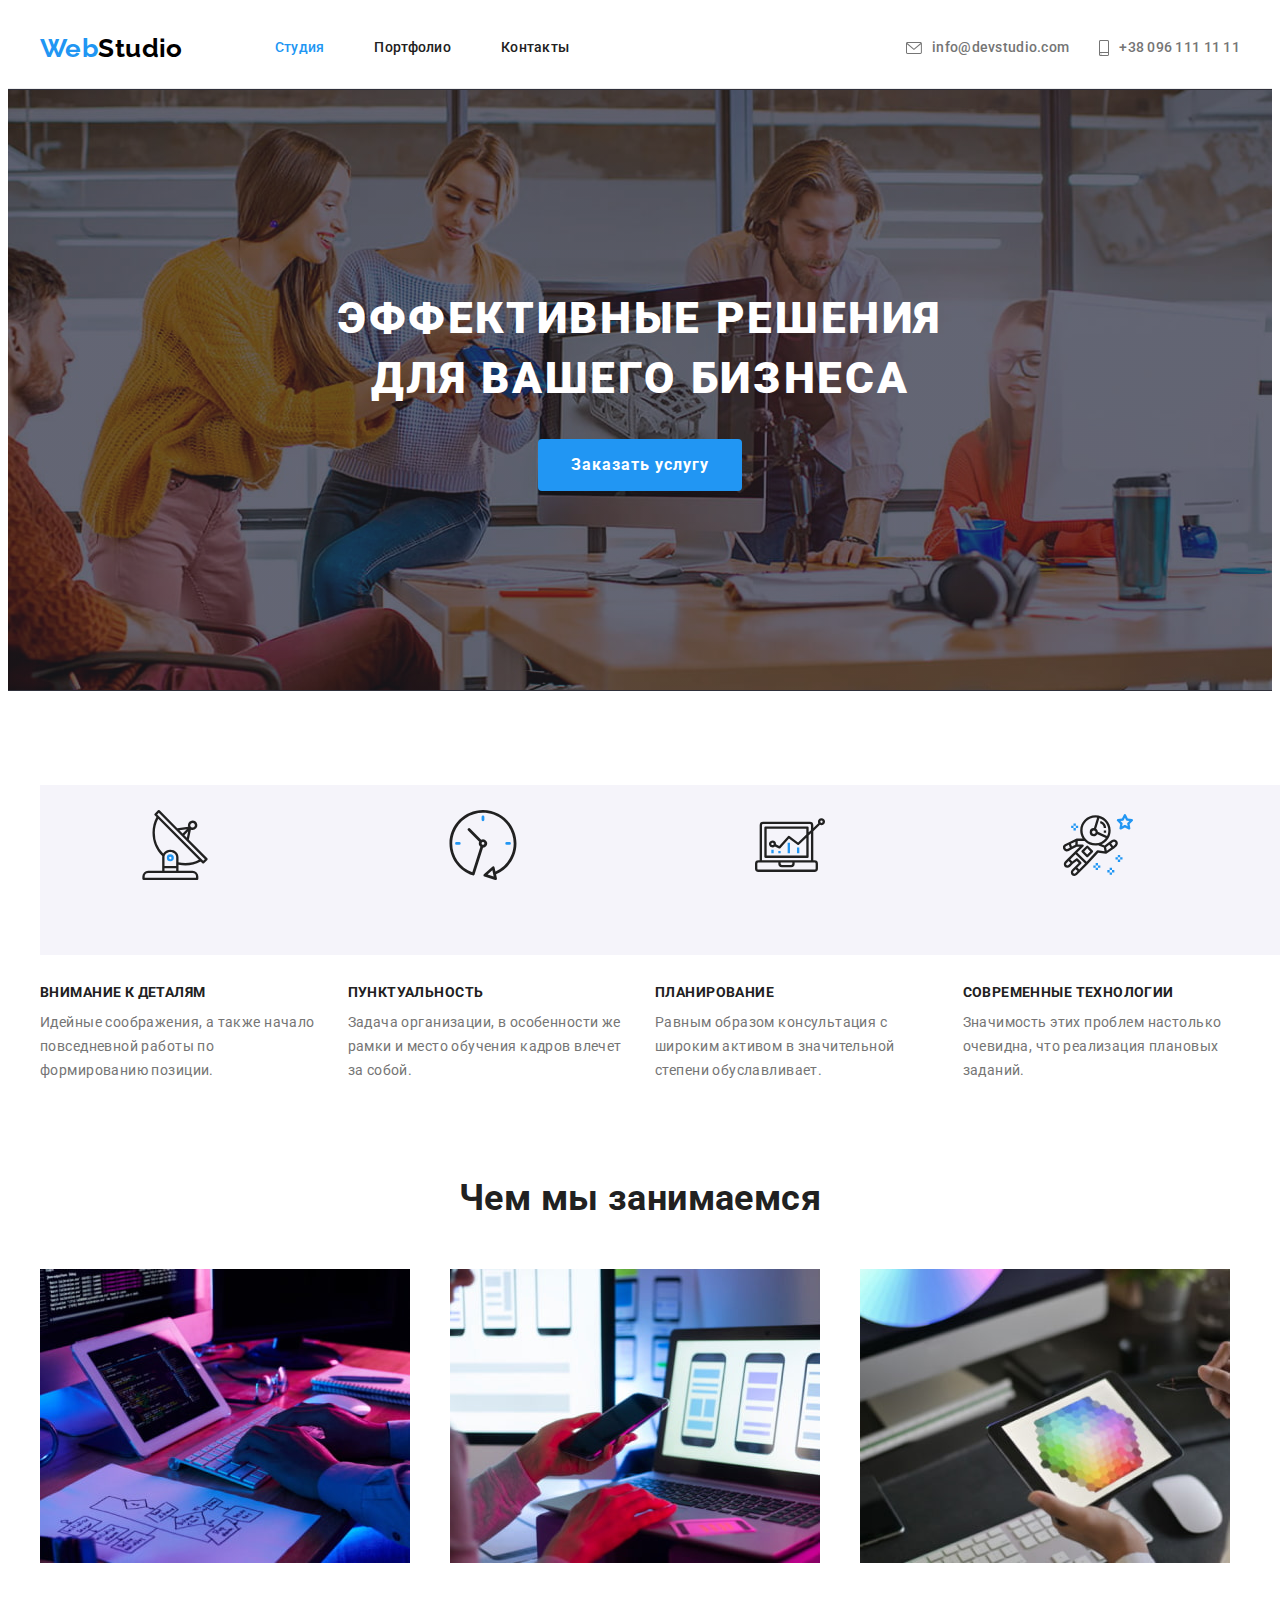
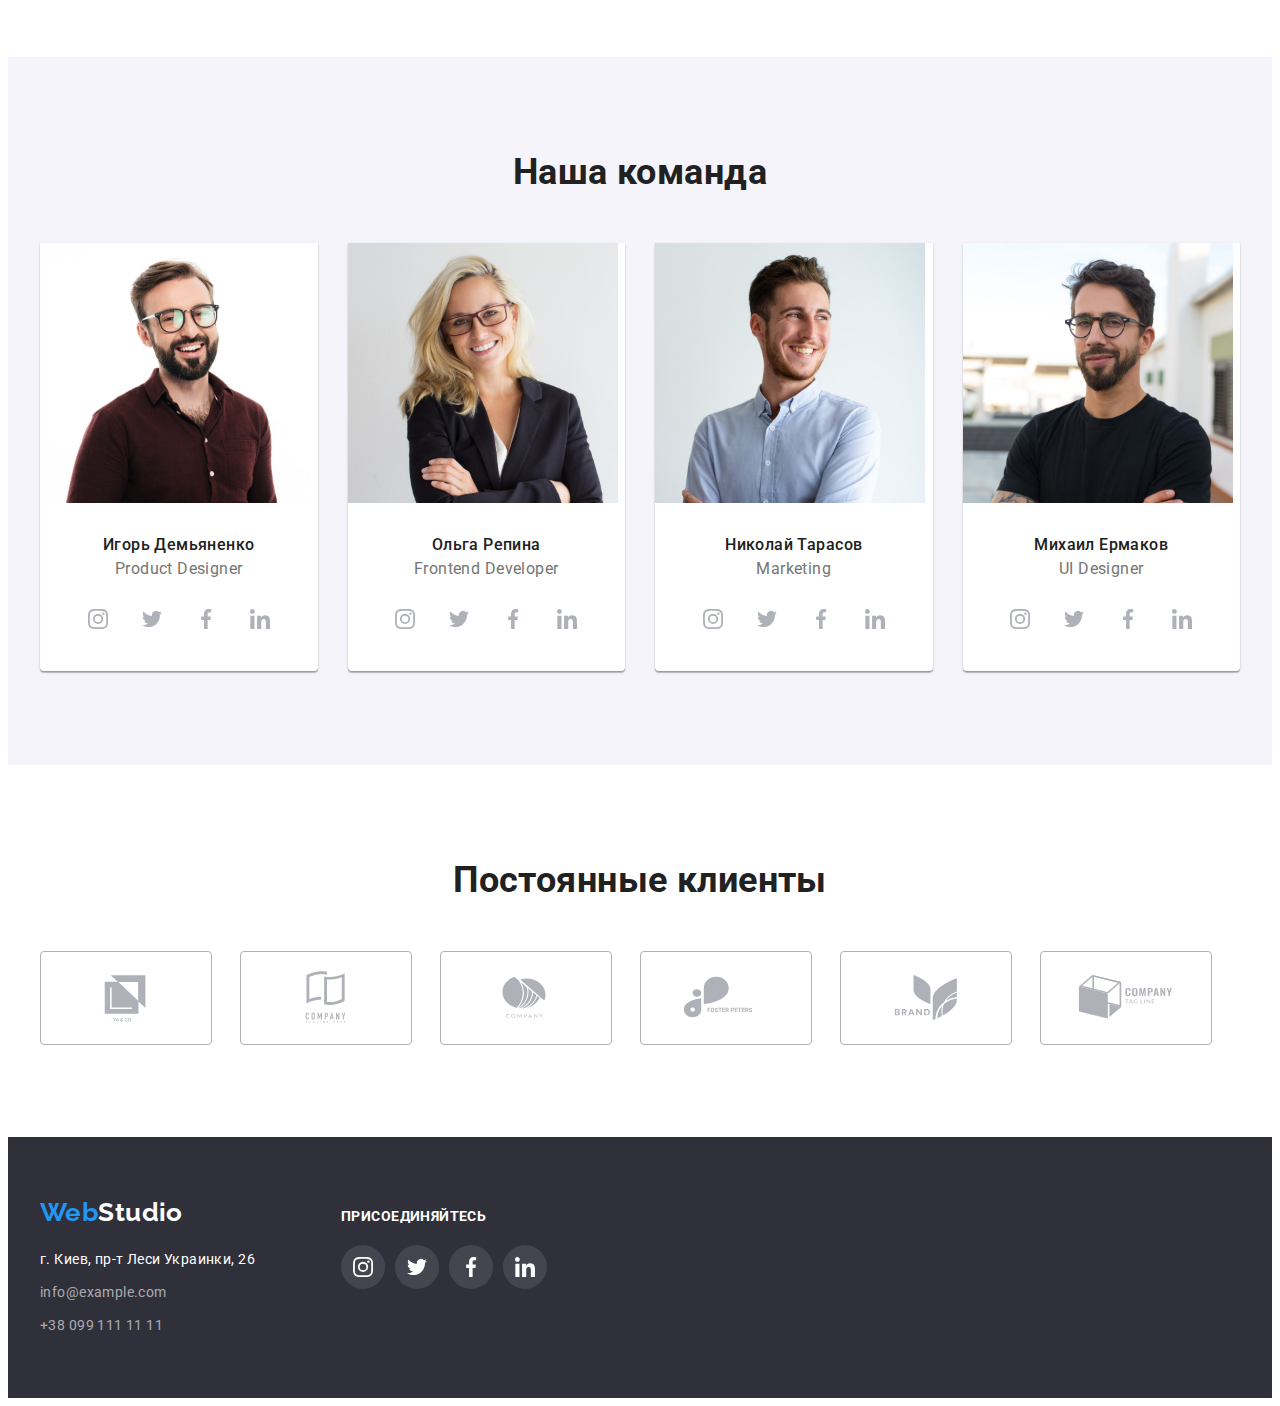
<file: index.html>
<!DOCTYPE html>
<html lang="ru">
<head>
    <meta charset="UTF-8">
    <meta http-equiv="X-UA-Compatible" content="IE=edge">
    <meta name="viewport" content="width=device-width, initial-scale=1.0">
    <title>Студія</title>
    <link rel="preconnect" href="https://fonts.googleapis.com">
    <link rel="preconnect" href="https://fonts.gstatic.com" crossorigin>
    <link href="https://fonts.googleapis.com/css2?family=Raleway:wght@700&family=Roboto:wght@400;500;700;900&display=swap" rel="stylesheet">
    <link 
        rel="stylesheet" 
        href="https://cdnjs.cloudflare.com/ajax/libs/modern-normalize/1.1.0/modern-normalize.min.css" 
        integrity="sha512-wpPYUAdjBVSE4KJnH1VR1HeZfpl1ub8YT/NKx4PuQ5NmX2tKuGu6U/JRp5y+Y8XG2tV+wKQpNHVUX03MfMFn9Q==" 
        crossorigin="anonymous" 
        referrerpolicy="no-referrer" 
    />
    <link rel="stylesheet" href="./css/styles.css">
</head>
<body>
    <!-- Шапка -->
    <header class="page-header">
        <div class="container">
            <nav class="main-nav">
                <!-- Логотип -->
                <a href="./index.html" class="logo link"><span class="begin">Web</span><span class="end">Studio</span></a>

                <!-- Меню -->
                <ul class="site-nav list">
                    <li class="site-nav-item"><a href="./index.html" class="link current">Студия</a></li>
                    <li class="site-nav-item"><a href="./portfolio.html" class="link">Портфолио</a></li>
                    <li class="site-nav-item"><a href="" class="link">Контакты</a></li>
                </ul>
            </nav>

            <!-- Контакты -->
            <ul class="auth-nav list">
                <li class="auth-nav-item">
                    <a href="mailto:info@devstudio.com" class="link">
                        <svg class="auth-nav-icon" width="16" height="12">
                            <use href="./images/icons/icons.svg#icon-envelope"></use>
                        </svg>
                        info@devstudio.com
                    </a>
                </li>
                <li class="auth-nav-item">
                    <a href="tel:+380961111111" class="link">
                        <svg class="auth-nav-icon" width="10" height="16">
                            <use href="./images/icons/icons.svg#icon-smartphone"></use>
                        </svg>
                        +38 096 111 11 11
                    </a>
                </li>
            </ul>
        </div>
    </header>
    
    <main>
        <!-- Герой -->
        <section class="hero">
            <div class="container">
                <h1 class="hero-title">Эффективные решения для вашего бизнеса</h1>
                <button class="hero-btn" type="button">Заказать услугу</button>
            </div>
        </section> 
       
        <!-- Особенности-->
        <section class="section feature">
            <div class="container">
                <!-- Скрытый заголовок -->
                <h2 class="visually-hidden" tabindex="-1">Особенности</h2>
                <ul class="feature-list list">
                    <li class="feature-list-item">
                        <div class="feature-list-icon-box">
                            <svg class="feature-list-icon" width="70" height="70">
                                <use href="./images/icons/icons.svg#icon-antenna"></use>
                            </svg>
                        </div>
                        <h3 class="feature-list-title">Внимание к деталям</h3>
                        <p class="feature-list-text">Идейные соображения, а также начало повседневной работы по формированию позиции.</p>
                    </li>
                    <li class="feature-list-item">
                        <div class="feature-list-icon-box">
                            <svg class="feature-list-icon" width="70" height="70">
                                <use href="./images/icons/icons.svg#icon-clock"></use>
                            </svg>
                        </div>
                        <h3 class="feature-list-title">Пунктуальность</h3>
                        <p class="feature-list-text">Задача организации, в особенности же рамки и место обучения кадров влечет за собой.</p>
                    </li>
                    <li class="feature-list-item">
                        <div class="feature-list-icon-box">
                            <svg class="feature-list-icon" width="70" height="70">
                                <use href="./images/icons/icons.svg#icon-diagram"></use>
                            </svg>
                        </div>
                        <h3 class="feature-list-title">Планирование</h3>
                        <p class="feature-list-text">Равным образом консультация с широким активом в значительной степени обуславливает.</p>
                    </li>
                    <li class="feature-list-item">
                        <div class="feature-list-icon-box">
                            <svg class="feature-list-icon" width="70" height="70">
                                <use href="./images/icons/icons.svg#icon-astronaut"></use>
                            </svg>
                        </div>
                        <h3 class="feature-list-title">Современные технологии</h3>
                        <p class="feature-list-text">Значимость этих проблем настолько очевидна, что реализация плановых заданий.</p>
                    </li>
                </ul>
            </div>
        </section>

        <!-- Чем мы занимаемся -->
        <section class="section work">
            <div class="container">
                <h2 class="section-title">Чем мы занимаемся</h2>
                <ul class="work-list list">
                    <li class="work-list-item">
                        <img src="./images/what_we_do/desktop_apps.jpg" alt="Написание кода" width="370" />
                    </li>
                    <li class="work-list-item">
                        <img src="./images/what_we_do/mobile_apps.jpg" alt="Разработка мобильного приложения" width="370" />
                    </li>
                    <li class="work-list-item">
                        <img src="./images/what_we_do/design_solutions.jpg" alt="Работа с графическим планшетом" width="370" />
                    </li>
                </ul>
            </div>
        </section>

        <!-- Наша команда -->
        <section class="section team">
            <div class="container">
                <h2 class="section-title">Наша команда</h2>
                <ul class="team-list list">
                    <li class="team-list-item">
                        <img src="./images/team/product_designer.jpg" alt="Игорь Демьяненко" width="270">
                        <div class="team-list-box">
                            <h3 class="team-list-title">Игорь Демьяненко</h3>
                            <p class="team-list-text" lang="en">Product Designer</p>
                            <ul class="soc-list list">
                                <li class="soc-list-item">
                                    <a href="" class="soc-list-link">
                                        <svg class="soc-list-icon" width="20" height="20">
                                            <use href="./images/icons/icons.svg#icon-instagram"></use>
                                        </svg>
                                    </a>
                                </li>
                                <li class="soc-list-item">
                                    <a href="" class="soc-list-link">
                                        <svg class="soc-list-icon" width="20" height="20">
                                            <use href="./images/icons/icons.svg#icon-twitter"></use>
                                        </svg>
                                    </a>
                                </li>
                                <li class="soc-list-item">
                                    <a href="" class="soc-list-link">
                                        <svg class="soc-list-icon" width="20" height="20">
                                            <use href="./images/icons/icons.svg#icon-facebook"></use>
                                        </svg>
                                    </a>
                                </li>
                                <li class="soc-list-item">
                                    <a href="" class="soc-list-link">
                                        <svg class="soc-list-icon" width="20" height="20">
                                            <use href="./images/icons/icons.svg#icon-linkedin"></use>
                                        </svg>
                                    </a>
                                </li>
                            </ul>
                        </div>
                    </li>
                    <li class="team-list-item">
                        <img src="./images/team/frontend_developer.jpg" alt="Ольга Репина" width="270">
                        <div class="team-list-box">
                            <h3 class="team-list-title">Ольга Репина</h3>
                            <p class="team-list-text" lang="en">Frontend Developer</p>
                            <ul class="soc-list list">
                                <li class="soc-list-item">
                                    <a href="" class="soc-list-link">
                                        <svg class="soc-list-icon" width="20" height="20">
                                            <use href="./images/icons/icons.svg#icon-instagram"></use>
                                        </svg>
                                    </a>
                                </li>
                                <li class="soc-list-item">
                                    <a href="" class="soc-list-link">
                                        <svg class="soc-list-icon" width="20" height="20">
                                            <use href="./images/icons/icons.svg#icon-twitter"></use>
                                        </svg>
                                    </a>
                                </li>
                                <li class="soc-list-item">
                                    <a href="" class="soc-list-link">
                                        <svg class="soc-list-icon" width="20" height="20">
                                            <use href="./images/icons/icons.svg#icon-facebook"></use>
                                        </svg>
                                    </a>
                                </li>
                                <li class="soc-list-item">
                                    <a href="" class="soc-list-link">
                                        <svg class="soc-list-icon" width="20" height="20">
                                            <use href="./images/icons/icons.svg#icon-linkedin"></use>
                                        </svg>
                                    </a>
                                </li>
                            </ul>
                        </div>
                    </li>
                    <li class="team-list-item">
                        <img src="./images/team/marketing.jpg" alt="Николай Тарасов" width="270">
                        <div class="team-list-box">
                            <h3 class="team-list-title">Николай Тарасов</h3>
                            <p class="team-list-text" lang="en">Marketing</p>
                            <ul class="soc-list list">
                                <li class="soc-list-item">
                                    <a href="" class="soc-list-link">
                                        <svg class="soc-list-icon" width="20" height="20">
                                            <use href="./images/icons/icons.svg#icon-instagram"></use>
                                        </svg>
                                    </a>
                                </li>
                                <li class="soc-list-item">
                                    <a href="" class="soc-list-link">
                                        <svg class="soc-list-icon" width="20" height="20">
                                            <use href="./images/icons/icons.svg#icon-twitter"></use>
                                        </svg>
                                    </a>
                                </li>
                                <li class="soc-list-item">
                                    <a href="" class="soc-list-link">
                                        <svg class="soc-list-icon" width="20" height="20">
                                            <use href="./images/icons/icons.svg#icon-facebook"></use>
                                        </svg>
                                    </a>
                                </li>
                                <li class="soc-list-item">
                                    <a href="" class="soc-list-link">
                                        <svg class="soc-list-icon" width="20" height="20">
                                            <use href="./images/icons/icons.svg#icon-linkedin"></use>
                                        </svg>
                                    </a>
                                </li>
                            </ul>
                        </div>
                    </li>
                    <li class="team-list-item">
                        <img src="./images/team/ui_designer.jpg" alt="Михаил Ермаков" width="270">
                        <div class="team-list-box">
                            <h3 class="team-list-title">Михаил Ермаков</h3>
                            <p class="team-list-text" lang="en">UI Designer</p>
                            <ul class="soc-list list">
                                <li class="soc-list-item">
                                    <a href="" class="soc-list-link">
                                        <svg class="soc-list-icon" width="20" height="20">
                                            <use href="./images/icons/icons.svg#icon-instagram"></use>
                                        </svg>
                                    </a>
                                </li>
                                <li class="soc-list-item">
                                    <a href="" class="soc-list-link">
                                        <svg class="soc-list-icon" width="20" height="20">
                                            <use href="./images/icons/icons.svg#icon-twitter"></use>
                                        </svg>
                                    </a>
                                </li>
                                <li class="soc-list-item">
                                    <a href="" class="soc-list-link">
                                        <svg class="soc-list-icon" width="20" height="20">
                                            <use href="./images/icons/icons.svg#icon-facebook"></use>
                                        </svg>
                                    </a>
                                </li>
                                <li class="soc-list-item">
                                    <a href="" class="soc-list-link">
                                        <svg class="soc-list-icon" width="20" height="20">
                                            <use href="./images/icons/icons.svg#icon-linkedin"></use>
                                        </svg>
                                    </a>
                                </li>
                            </ul>
                        </div>
                    </li>
                </ul>
            </div>
        </section>

        <!-- Клиенты -->
        <section class="section client">
            <div class="container">
                <h2 class="section-title">Постоянные клиенты</h2>
                <ul class="client-list list">
                    <li class="client-list-item">
                        <a href="" class="client-list-link link">
                            <svg class="client-list-icon" width="106" height="60">
                                <use href="./images/icons/icons.svg#icon-logo-client-1"></use>
                            </svg>
                        </a>
                    </li>
                    <li class="client-list-item">
                        <a href="" class="client-list-link link">
                            <svg class="client-list-icon" width="106" height="60">
                                <use href="./images/icons/icons.svg#icon-logo-client-2"></use>
                            </svg>
                        </a>
                    </li>
                    <li class="client-list-item">
                        <a href="" class="client-list-link link">
                            <svg class="client-list-icon" width="106" height="60">
                                <use href="./images/icons/icons.svg#icon-logo-client-3"></use>
                            </svg>
                        </a>
                    </li>
                    <li class="client-list-item">
                        <a href="" class="client-list-link link">
                            <svg class="client-list-icon" width="106" height="60">
                                <use href="./images/icons/icons.svg#icon-logo-client-4"></use>
                            </svg>
                        </a>
                    </li>
                    <li class="client-list-item">
                        <a href="" class="client-list-link link">
                            <svg class="client-list-icon" width="106" height="60">
                                <use href="./images/icons/icons.svg#icon-logo-client-5"></use>
                            </svg>
                        </a>
                    </li>
                    <li class="client-list-item">
                        <a href="" class="client-list-link link">
                            <svg class="client-list-icon" width="106" height="60">
                                <use href="./images/icons/icons.svg#icon-logo-client-6"></use>
                            </svg>
                        </a>
                    </li>
                </ul>
            </div>
        </section>
    </main>

    <!-- Подвал -->
    <footer class="footer">
        <div class="container">
            <div class="footer-address">
                <a href="./index.html" class="logo link">
                    <span class="begin">Web</span><span class="end">Studio</span>
                </a>
                <address>
                    <ul class="address-list list">
                        <li class="address-list-item">
                            <a 
                                href="https://goo.gl/maps/rt93yuFwvWHYuNVY6" 
                                class="address link" 
                                target="_blank" 
                                rel="noreferrer noopener">
                                г. Киев, пр-т Леси Украинки, 26
                            </a>
                        </li>
                        <li class="address-list-item">
                            <a href="mailto:info@example.com" class="link">info@example.com</a>
                        </li>
                        <li class="address-list-item">
                            <a href="tel:+380991111111" class="link">+38 099 111 11 11</a>
                        </li>
                    </ul>
                </address>
            </div>
            <div class="footer-soc">
                <h2 class="footer-soc-title">присоединяйтесь</h2>
                <ul class="footer-soc-list list">
                    <li class="footer-soc-item">
                        <a href="" class="footer-soc-link">
                            <svg class="footer-soc-icon" width="20" height="20">
                                <use href="./images/icons/icons.svg#icon-instagram"></use>
                            </svg>
                        </a>
                    </li>
                    <li class="footer-soc-item">
                        <a href="" class="footer-soc-link">
                            <svg class="footer-soc-icon" width="20" height="20">
                                <use href="./images/icons/icons.svg#icon-twitter"></use>
                            </svg>
                        </a>
                    </li>
                    <li class="footer-soc-item">
                        <a href="" class="footer-soc-link">
                            <svg class="footer-soc-icon" width="20" height="20">
                                <use href="./images/icons/icons.svg#icon-facebook"></use>
                            </svg>
                        </a>
                    </li>
                    <li class="footer-soc-item">
                        <a href="" class="footer-soc-link">
                            <svg class="footer-soc-icon" width="20" height="20">
                                <use href="./images/icons/icons.svg#icon-linkedin"></use>
                            </svg>
                        </a>
                    </li>
                </ul>
            </div>
        </div>
    </footer>
 </body>
</html>
</file>
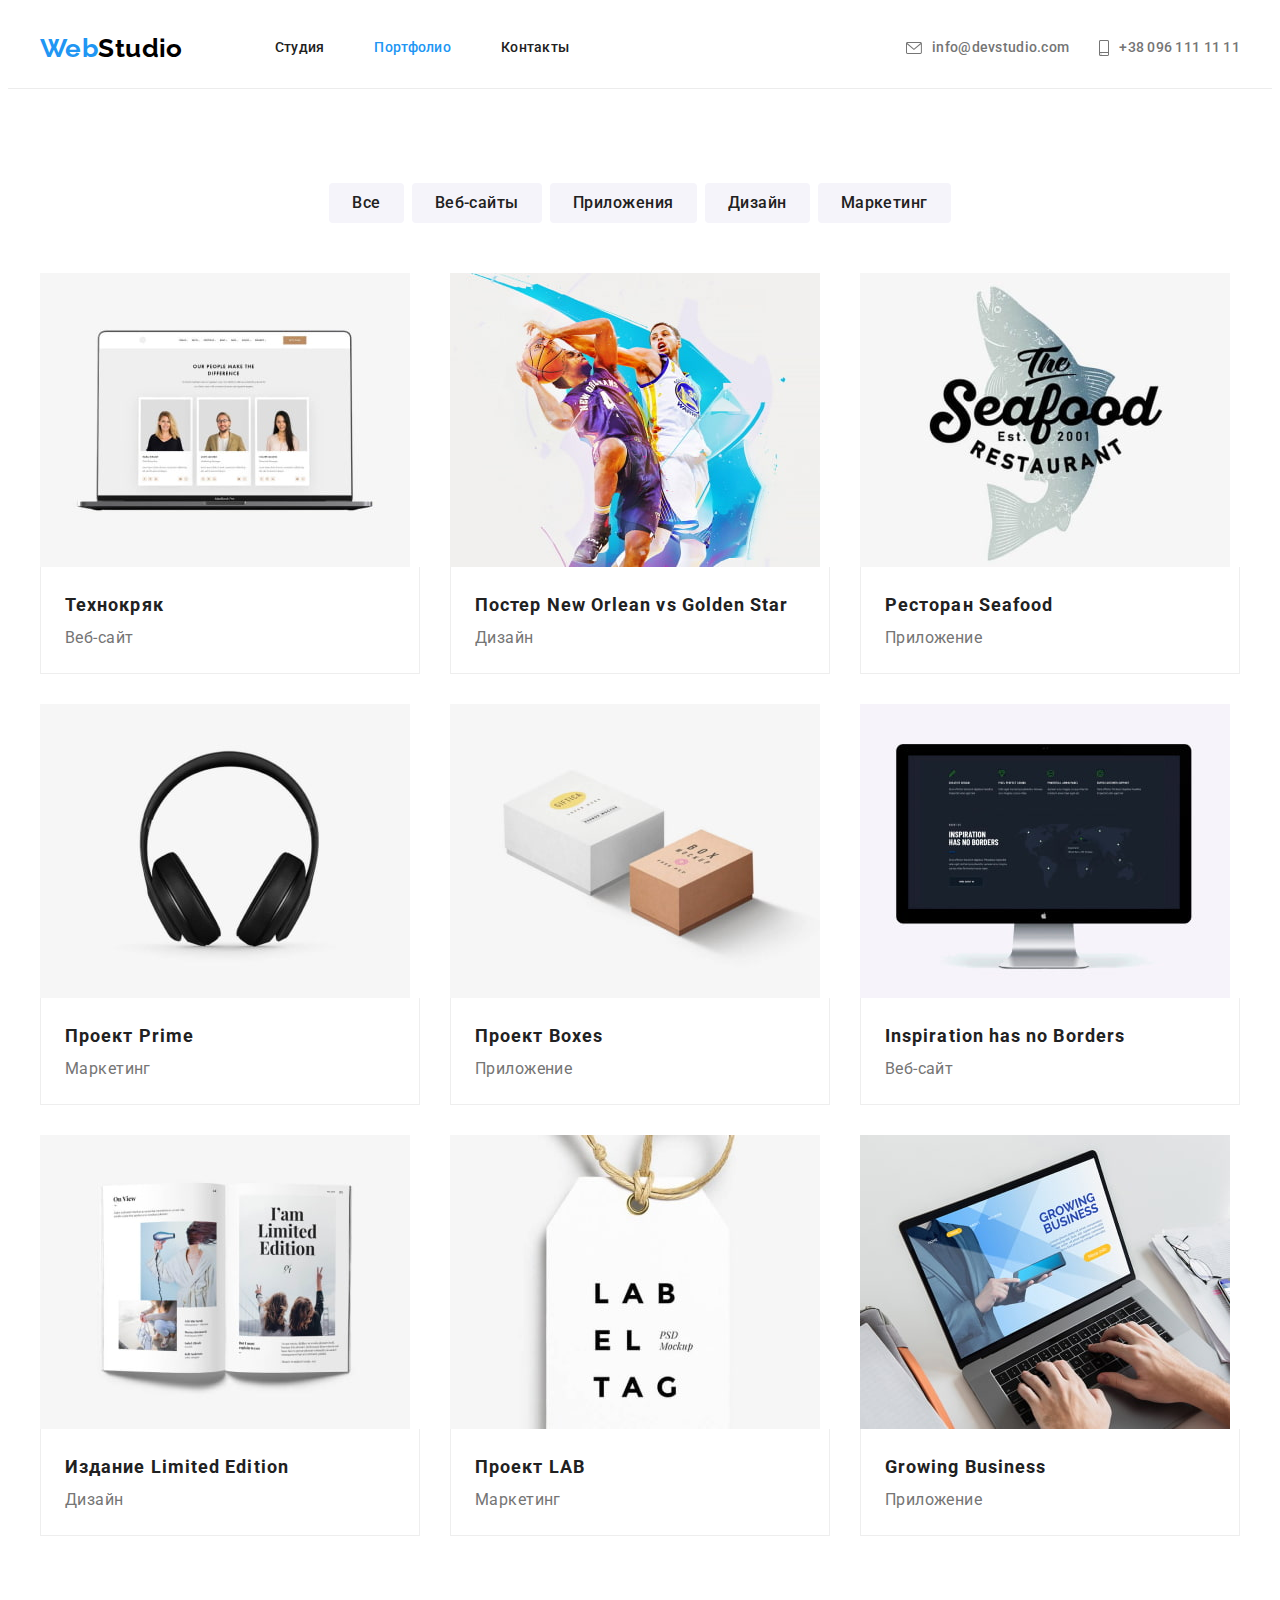
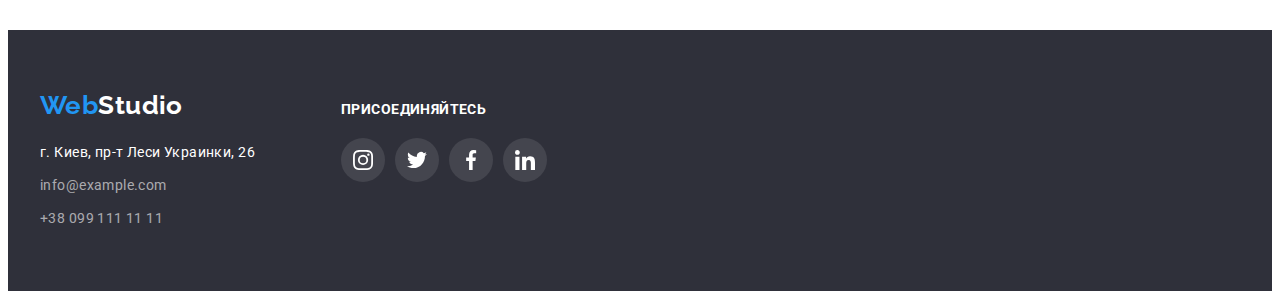
<file: portfolio.html>
<!DOCTYPE html>
<html lang="ru">
<head>
    <meta charset="UTF-8">
    <meta http-equiv="X-UA-Compatible" content="IE=edge">
    <meta name="viewport" content="width=device-width, initial-scale=1.0">
    <title>Студія</title>
    <link rel="preconnect" href="https://fonts.googleapis.com">
    <link rel="preconnect" href="https://fonts.gstatic.com" crossorigin>
    <link href="https://fonts.googleapis.com/css2?family=Raleway:wght@700&family=Roboto:wght@400;500;700;900&display=swap" rel="stylesheet">
    <link 
        rel="stylesheet" 
        href="https://cdnjs.cloudflare.com/ajax/libs/modern-normalize/1.1.0/modern-normalize.min.css" 
        integrity="sha512-wpPYUAdjBVSE4KJnH1VR1HeZfpl1ub8YT/NKx4PuQ5NmX2tKuGu6U/JRp5y+Y8XG2tV+wKQpNHVUX03MfMFn9Q==" 
        crossorigin="anonymous" 
        referrerpolicy="no-referrer" 
    />
    <link rel="stylesheet" href="./css/styles.css">
</head>
<body>
    <!-- Шапка -->
    <header class="page-header">
        <div class="container">
            <nav class="main-nav">
                <!-- Логотип -->
                <a href="./index.html" class="logo link"><span class="begin">Web</span><span class="end">Studio</span></a>

                <!-- Меню -->
                <ul class="site-nav list">
                    <li class="site-nav-item"><a href="./index.html" class="link">Студия</a></li>
                    <li class="site-nav-item"><a href="./portfolio.html" class="link current">Портфолио</a></li>
                    <li class="site-nav-item"><a href="" class="link">Контакты</a></li>
                </ul>
            </nav>

            <!-- Контакты -->
            <ul class="auth-nav list">
                <li class="auth-nav-item">
                    <a href="mailto:info@devstudio.com" class="link">
                        <svg class="auth-nav-icon" width="16" height="12">
                            <use href="./images/icons/icons.svg#icon-envelope"></use>
                        </svg>
                        info@devstudio.com
                    </a>
                </li>
                <li class="auth-nav-item">
                    <a href="tel:+380961111111" class="link">
                        <svg class="auth-nav-icon" width="10" height="16">
                            <use href="./images/icons/icons.svg#icon-smartphone"></use>
                        </svg>
                        +38 096 111 11 11
                    </a>
                </li>
            </ul>
        </div>
    </header>
    
    <main>
        <!-- Портфолио -->
        <section class="section portfolio">
            <div class="container">
                <!-- Скрытый заголовок -->
                <h1 class="visually-hidden" tabindex="-1">Портфолио</h1>
                <!-- Фильтр -->
                <ul class="filter-list list">
                    <li class="filter-list-item"><button class="filter-list-btn" type="button">Все</button></li>
                    <li class="filter-list-item"><button class="filter-list-btn" type="button">Веб-сайты</button></li>
                    <li class="filter-list-item"><button class="filter-list-btn" type="button">Приложения</button></li>
                    <li class="filter-list-item"><button class="filter-list-btn" type="button">Дизайн</button></li>
                    <li class="filter-list-item"><button class="filter-list-btn" type="button">Маркетинг</button></li>
                </ul>
                <!-- Проекты -->
                <ul class="projects-list list">
                    <li class="projects-list-item">
                        <a href="" class="projects-list-link link">
                            <img src="./images/portfolio/technoquack-site.jpg" alt="Ноутбук" width="370">
                            <div class="projects-list-box">
                                <h2 class="projects-list-title">Технокряк</h2>
                                <p class="projects-list-text">Веб-сайт</p>
                            </div>
                        </a>
                    </li>
                    <li class="projects-list-item">
                        <a href="" class="projects-list-link link">
                            <img src="./images/portfolio/poster-design.jpg" alt="Постер с баскетболистами" width="370">
                            <div class="projects-list-box">
                                <h2 class="projects-list-title">Постер New Orlean vs Golden Star</h2>
                                <p class="projects-list-text">Дизайн</p>
                            </div>
                        </a>
                    </li>
                    <li class="projects-list-item">
                        <a href="" class="projects-list-link link">
                            <img src="./images/portfolio/restaurant-app.jpg" alt="Логотип ресторана" width="370">
                            <div class="projects-list-box">
                                <h2 class="projects-list-title">Ресторан Seafood</h2>
                                <p class="projects-list-text">Приложение</p>
                            </div>
                        </a>
                    </li>
                    <li class="projects-list-item">
                        <a href="" class="projects-list-link link">
                            <img src="./images/portfolio/prime-marketing.jpg" alt="Наушники" width="370">
                            <div class="projects-list-box">
                                <h2 class="projects-list-title">Проект Prime</h2>
                                <p class="projects-list-text">Маркетинг</p>
                            </div>
                        </a>
                    </li>
                    <li class="projects-list-item">
                        <a href="" class="projects-list-link link">
                            <img src="./images/portfolio/boxes-app.jpg" alt="Две коробки" width="370">
                            <div class="projects-list-box">
                                <h2 class="projects-list-title">Проект Boxes</h2>
                                <p class="projects-list-text">Приложение</p>
                            </div>
                        </a>
                    </li>
                    <li class="projects-list-item">
                        <a href="" class="projects-list-link link">
                            <img src="./images/portfolio/inspiration-site.jpg" alt="Монитор" width="370">
                            <div class="projects-list-box">
                                <h2 class="projects-list-title" lang="en">Inspiration has no Borders</h2>
                                <p class="projects-list-text">Веб-сайт</p>
                            </div>
                        </a>
                    </li>
                    <li class="projects-list-item">
                        <a href="" class="projects-list-link link">
                            <img src="./images/portfolio/ed-design.jpg" alt="Книга" width="370">
                            <div class="projects-list-box">
                                <h2 class="projects-list-title">Издание Limited Edition</h2>
                                <p class="projects-list-text">Дизайн</p>
                            </div>
                        </a>
                    </li>
                    <li class="projects-list-item">
                        <a href="" class="projects-list-link link">
                            <img src="./images/portfolio/lab-marketing.jpg" alt="Бирка" width="370">
                            <div class="projects-list-box">
                                <h2 class="projects-list-title">Проект LAB</h2>
                                <p class="projects-list-text">Маркетинг</p>
                            </div>
                        </a>
                    </li>
                    <li class="projects-list-item">
                        <a href="" class="projects-list-link link">
                            <img src="./images/portfolio/growing-business-app.jpg" alt="Работа с ноутбуком" width="370">
                            <div class="projects-list-box">
                                <h2 class="projects-list-title" lang="en">Growing Business</h2>
                                <p class="projects-list-text">Приложение</p>
                            </div>
                        </a>
                    </li>
                </ul>
            </div>
        </section>
    </main>

    <!-- Подвал -->
    <footer class="footer">
        <div class="container">
            <div class="footer-address">
                <a href="./index.html" class="logo link">
                    <span class="begin">Web</span><span class="end">Studio</span>
                </a>
                <address>
                    <ul class="address-list list">
                        <li class="address-list-item">
                            <a 
                                href="https://goo.gl/maps/rt93yuFwvWHYuNVY6" 
                                class="address link" 
                                target="_blank" 
                                rel="noreferrer noopener">
                                г. Киев, пр-т Леси Украинки, 26
                            </a>
                        </li>
                        <li class="address-list-item">
                            <a href="mailto:info@example.com" class="link">info@example.com</a>
                        </li>
                        <li class="address-list-item">
                            <a href="tel:+380991111111" class="link">+38 099 111 11 11</a>
                        </li>
                    </ul>
                </address>
            </div>
            <div class="footer-soc">
                <h2 class="footer-soc-title">присоединяйтесь</h2>
                <ul class="footer-soc-list list">
                    <li class="footer-soc-item">
                        <a href="" class="footer-soc-link">
                            <svg class="footer-soc-icon" width="20" height="20">
                                <use href="./images/icons/icons.svg#icon-instagram"></use>
                            </svg>
                        </a>
                    </li>
                    <li class="footer-soc-item">
                        <a href="" class="footer-soc-link">
                            <svg class="footer-soc-icon" width="20" height="20">
                                <use href="./images/icons/icons.svg#icon-twitter"></use>
                            </svg>
                        </a>
                    </li>
                    <li class="footer-soc-item">
                        <a href="" class="footer-soc-link">
                            <svg class="footer-soc-icon" width="20" height="20">
                                <use href="./images/icons/icons.svg#icon-facebook"></use>
                            </svg>
                        </a>
                    </li>
                    <li class="footer-soc-item">
                        <a href="" class="footer-soc-link">
                            <svg class="footer-soc-icon" width="20" height="20">
                                <use href="./images/icons/icons.svg#icon-linkedin"></use>
                            </svg>
                        </a>
                    </li>
                </ul>
            </div>
        </div>
    </footer>
 </body>
</html>
</file>
<file: css/styles.css>
:root {
  --main-text-color: #212121;
  --secondary-text-color: #757575;
  --white-text-color: #ffffff;
  --primary-bg-color: #ffffff;
  --accent-color: #2196f3;
  --icon-color: #afb1b8;
}

p,
h1,
h2,
h3,
h4,
h5,
h6 {
  margin: 0;
}

button {
  cursor: pointer;
}

img {
  display: block;
  max-width: 100%;
  height: auto;
}

body {
  font-family: 'Roboto', sans-serif;
  color: var(--main-text-color);
  font-size: 14px;
  line-height: 1.14;
  letter-spacing: 0.03em;
  background-color: var(--primary-bg-color);
}

.list {
  margin: 0;
  padding: 0;
  list-style: none;
}

.link {
  color: currentColor;
  text-decoration: none;
}

.visually-hidden {
  position: absolute;
  white-space: nowrap;
  width: 1px;
  height: 1px;
  overflow: hidden;
  border: 0;
  padding: 0;
  clip: rect(0 0 0 0);
  clip-path: inset(50%);
  margin: -1px;
}

.container {
  width: 1200px;
  padding-left: 15px;
  padding-right: 15px;
  margin: 0 auto;
}

/* --------------------HEADER-------------------- */
.page-header {
  padding-top: 20px;
  padding-bottom: 20px;
  border-bottom: 1px solid #ececec;
}

.page-header .container {
  display: flex;
  align-items: center;
  justify-content: space-between;
}

.site-nav {
  display: flex;
}

/* logo */
.logo {
  font-family: 'Raleway', sans-serif;
  font-weight: 700;
  font-size: 26px;
  line-height: 1.19;
}

.logo .begin {
  color: var(--accent-color);
}

.logo .end {
  color: #000000;
}

/* site-nav */
.main-nav {
  display: flex;
  align-items: center;
}

.site-nav {
  margin-left: 92px;
}

.site-nav-item:not(:last-child) {
  margin-right: 50px;
}

.site-nav .link {
  display: block;
  padding-top: 12px;
  padding-bottom: 12px;

  font-weight: 500;
  letter-spacing: 0.02em;
}

.site-nav .link.current,
.site-nav .link:hover,
.site-nav .link:focus {
  color: var(--accent-color);
}

/* auth-nav */
.auth-nav {
  display: flex;
}

.auth-nav-item + .auth-nav-item {
  margin-left: 30px;
}

.auth-nav .link {
  display: flex;
  align-items: center;
  padding-top: 12px;
  padding-bottom: 12px;

  font-weight: 500;
  letter-spacing: 0.02em;
  color: var(--secondary-text-color);
}

.auth-nav-icon {
  fill: currentColor;
  margin-right: 10px;
}

.auth-nav .link:hover,
.auth-nav .link:focus {
  color: var(--accent-color);
}

/* --------------------MAIN-------------------- */

/* Герой */

.hero {
  background-color: #2f303a;
  background-image: linear-gradient(#2f303a66, #2f303a66), url(../images/Hero-bg.jpg);
  background-repeat: no-repeat;
  background-position: center;
  background-size: auto;
  padding-top: 200px;
  padding-bottom: 200px;

  text-align: center;
}

.hero-title {
  max-width: 696px;
  margin-left: auto;
  margin-right: auto;
  margin-bottom: 30px;

  font-weight: 900;
  font-size: 44px;
  line-height: 1.36;
  letter-spacing: 0.06em;
  text-transform: uppercase;
  color: var(--white-text-color);
}

.hero-btn {
  display: inline-block;
  min-width: 200px;
  padding: 10px 32px;
  border-radius: 4px;
  border: 1px solid transparent;

  font-family: inherit;
  font-weight: 700;
  font-size: 16px;
  line-height: 1.88;
  letter-spacing: 0.06em;
  text-align: center;
  color: var(--white-text-color);
  background: var(--accent-color);
}

.hero-btn:hover,
.hero-btn:focus {
  background: #188ce8;
}

/* Секции */
.section {
  padding-top: 94px;
  padding-bottom: 94px;
}

.section-title {
  margin-bottom: 50px;

  font-size: 36px;
  line-height: 1.17;
  text-align: center;
}

/* Особенности */
.feature-list {
  display: flex;
}

.feature-list-item {
  width: calc((100% - 3 * 30px) / 4);
  margin-right: 30px;
}

.feature-list-item:last-child {
  margin-right: 0;
}

.feature-list-icon-box {
  width: 270px;
  height: 120px;
  margin-bottom: 30px;
  padding: 25px 100px;

  background-color: #f5f4fa;
}

.feature-list-title {
  margin-bottom: 10px;

  font-size: 14px;
  text-transform: uppercase;
}

.feature-list-text {
  line-height: 1.71;
  color: var(--secondary-text-color);
}

/* Чем мы занимаемся */
.section.work {
  padding-top: 0;
}

.work-list {
  display: flex;
}

.work-list-item {
  width: calc((100% - 2 * 30px) / 3);
  margin-right: 30px;
}

.work-list-item:last-child {
  margin-right: 0;
}

/* Наша команда */
.team {
  background-color: #f5f4fa;
}

.team-list {
  display: flex;
}

.team-list-item {
  width: calc((100% - 3 * 30px) / 4);
  margin-right: 30px;

  background-color: #ffffff;

  border-radius: 0px 0px 4px 4px;
  box-shadow: 0px 1px 3px rgba(0, 0, 0, 0.12), 0px 1px 1px rgba(0, 0, 0, 0.14),
    0px 2px 1px rgba(0, 0, 0, 0.2);
}

.team-list-item:last-child {
  margin-right: 0;
}

.team-list-box {
  padding-top: 30px;
  padding-bottom: 30px;
}

.team-list-title {
  font-weight: 500;
  font-size: 16px;
  line-height: 1.5;
  text-align: center;
}

.team-list-text {
  font-size: 16px;
  line-height: 1.5;
  text-align: center;
  color: var(--secondary-text-color);
}

.soc-list {
  display: flex;
  justify-content: center;
  margin-top: 16px;
}

.soc-list-item {
  width: 44px;
  height: 44px;
  margin-right: 10px;
}

.soc-list-item:last-child {
  margin-right: 0;
}

.soc-list-link {
  display: flex;
  align-items: center;
  justify-content: center;
  width: 100%;
  height: 100%;
  border-radius: 50%;
  background-color: var(--primary-bg-color);
  color: var(--icon-color);
}

.soc-list-icon {
  fill: currentColor;
}

.soc-list-link:hover,
.soc-list-link:focus {
  background-color: var(--accent-color);
  color: var(--white-text-color);
}

/* Клиенты */

.client-list {
  display: flex;
}

.client-list-item {
  /* width: calc((100% - 5*30px)/6); */
  width: 170px;
  height: 92px;
  margin-right: 30px;
}

.team-list-item:last-child {
  margin-right: 0;
}

.client-list-link {
  display: flex;
  align-items: center;
  justify-content: center;
  width: 100%;
  height: 100%;
  border: 1px solid var(--icon-color);
  border-radius: 4px;
  color: var(--icon-color);
}

.client-list-icon {
  fill: currentColor;
}

.client-list-link:hover,
.client-list-link:focus {
  border-color: var(--accent-color);
  color: var(--accent-color);
}

/* --------------------FOOTER-------------------- */

.footer {
  padding-top: 60px;
  padding-bottom: 60px;

  background-color: #2f303a;
}

.footer .container {
  display: flex;
}

.footer .logo {
  display: inline-block;
  margin-bottom: 20px;
}

.footer .logo .end {
  color: var(--white-text-color);
}

.address-list-item:not(:last-child) {
  margin-bottom: 9px;
}

.address-list .address.link {
  color: var(--white-text-color);
}

.address-list .link {
  font-style: normal;
  line-height: 1.71;
  color: rgba(255, 255, 255, 0.6);
}

.address-list .address.link:hover,
.address-list .address.link:focus,
.address-list .link:hover,
.address-list .link:focus {
  color: var(--accent-color);
}

.footer-soc {
  margin-left: 86px;
  padding-top: 12px;
}

.footer-soc-title {
  font-size: 14px;
  line-height: 1.14;
  text-transform: uppercase;
  color: var(--white-text-color);
}

.footer-soc-list {
  display: flex;
  margin-top: 20px;
}

.footer-soc-item {
  width: 44px;
  height: 44px;
  margin-right: 10px;
}

.footer-soc-item:last-child {
  margin-right: 0;
}

.footer-soc-link {
  display: flex;
  align-items: center;
  justify-content: center;
  width: 100%;
  height: 100%;
  border-radius: 50%;
  background-color: #ffffff1a;
  color: var(--white-text-color);
}

.footer-soc-icon {
  fill: currentColor;
}

.footer-soc-link:hover,
.footer-soc-link:focus {
  background-color: var(--accent-color);
  box-shadow: 0px 4px 4px rgba(0, 0, 0, 0.25);
}

/* --------------------PORTFOLIO-------------------- */

.filter-list {
  display: flex;
  justify-content: center;
  margin-bottom: 50px;
}

.filter-list-item:not(:last-child) {
  margin-right: 8px;
}

.filter-list-btn {
  display: inline-block;
  padding: 6px 22px;
  border-radius: 4px;
  border: 1px solid transparent;

  font-family: inherit;
  font-weight: 500;
  font-size: 16px;
  line-height: 1.62;
  letter-spacing: 0.03em;
  text-align: center;
  color: var(--main-text-color);
  background: #f5f4fa;
}

.filter-list-btn:hover,
.filter-list-btn:focus {
  color: var(--white-text-color);
  background: var(--accent-color);
  box-shadow: 0px 4px 4px rgba(0, 0, 0, 0.25);
}

.projects-list {
  display: flex;
  flex-wrap: wrap;
}

.projects-list-item {
  width: calc((100% - 60px) / 3);
  margin-right: 30px;
  margin-bottom: 30px;
}

.projects-list-item:nth-child(3n) {
  margin-right: 0;
}

.projects-list-item:nth-last-child(-n + 3) {
  margin-bottom: 0;
}

.projects-list-link {
  display: block;
}

.projects-list-link:hover,
.projects-list-link:focus {
  box-shadow: 0px 4px 4px rgba(0, 0, 0, 0.25);
}

.projects-list-box {
  padding: 20px 24px;
  border-right: 1px solid #eeeeee;
  border-bottom: 1px solid #eeeeee;
  border-left: 1px solid #eeeeee;
}

.projects-list-title {
  font-size: 18px;
  line-height: 2;
  letter-spacing: 0.06em;
}

.projects-list-text {
  font-size: 16px;
  line-height: 1.88;
  color: var(--secondary-text-color);
}
</file>
